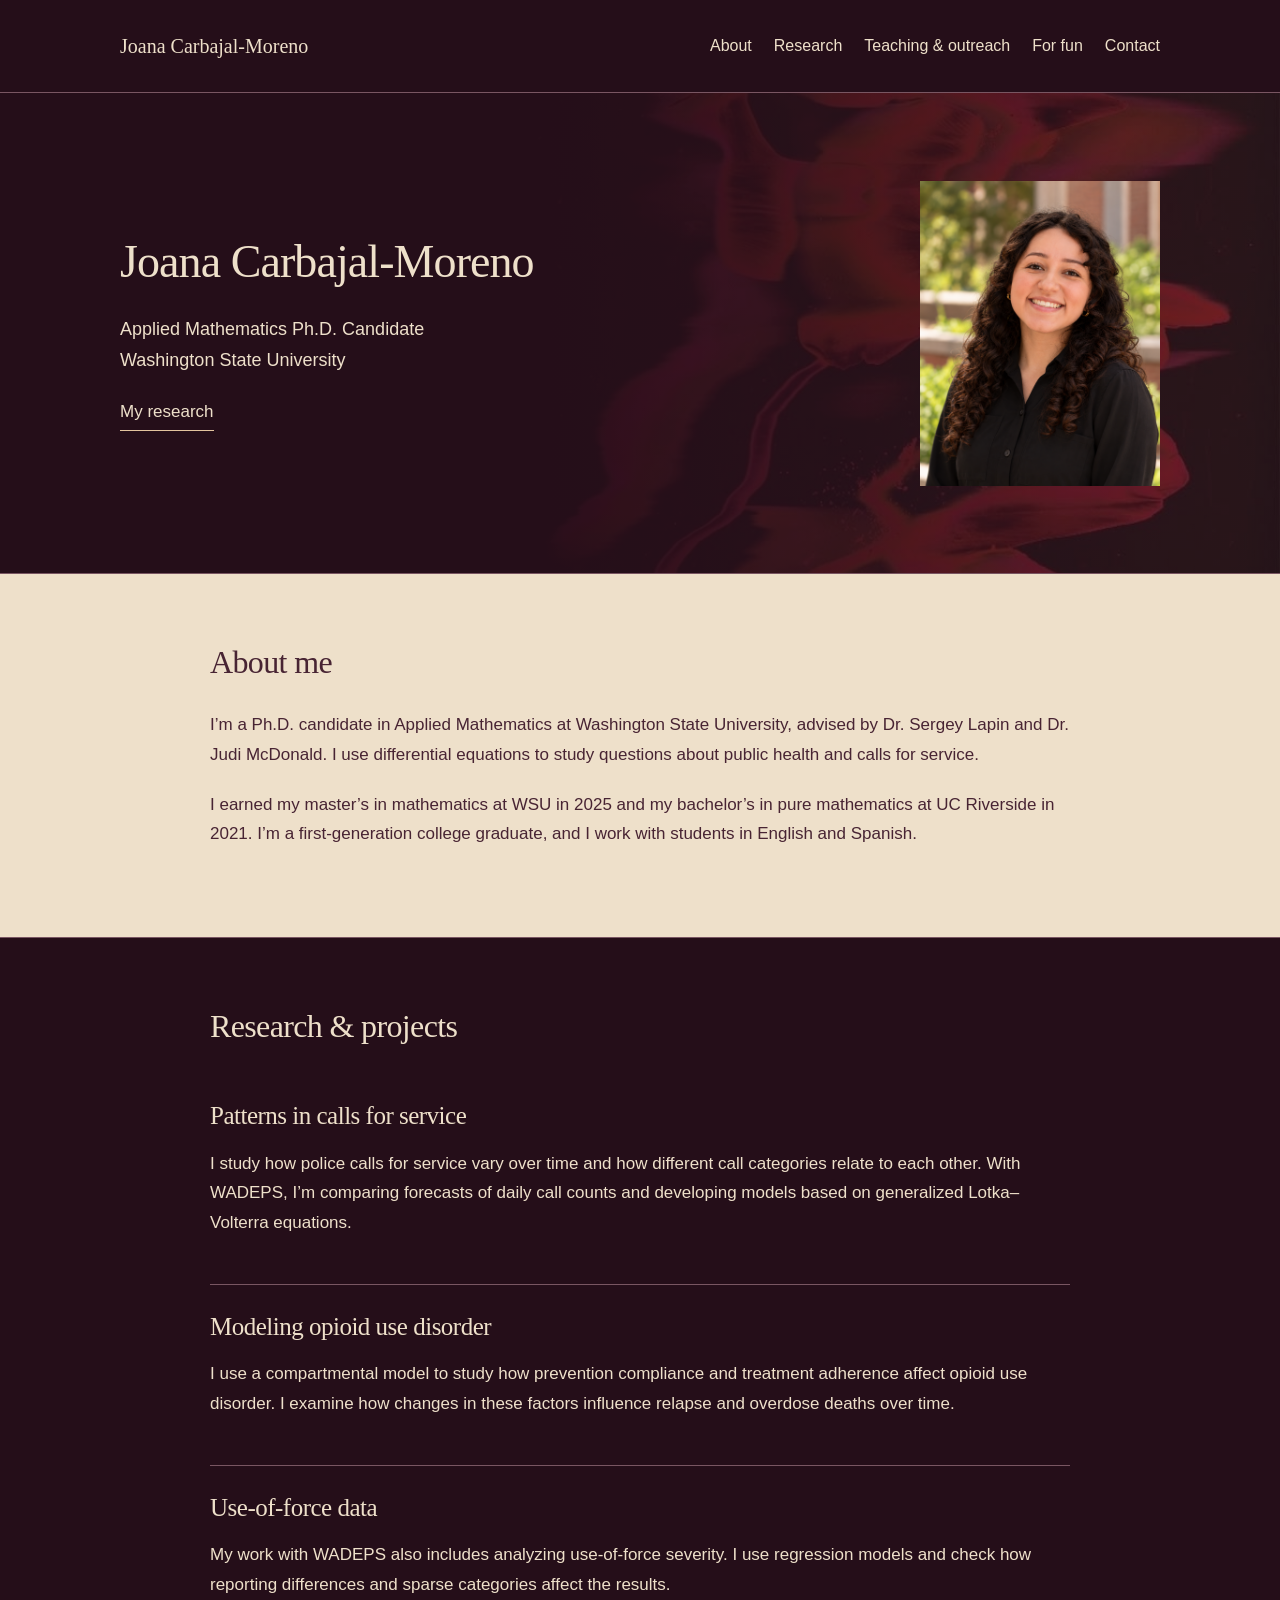
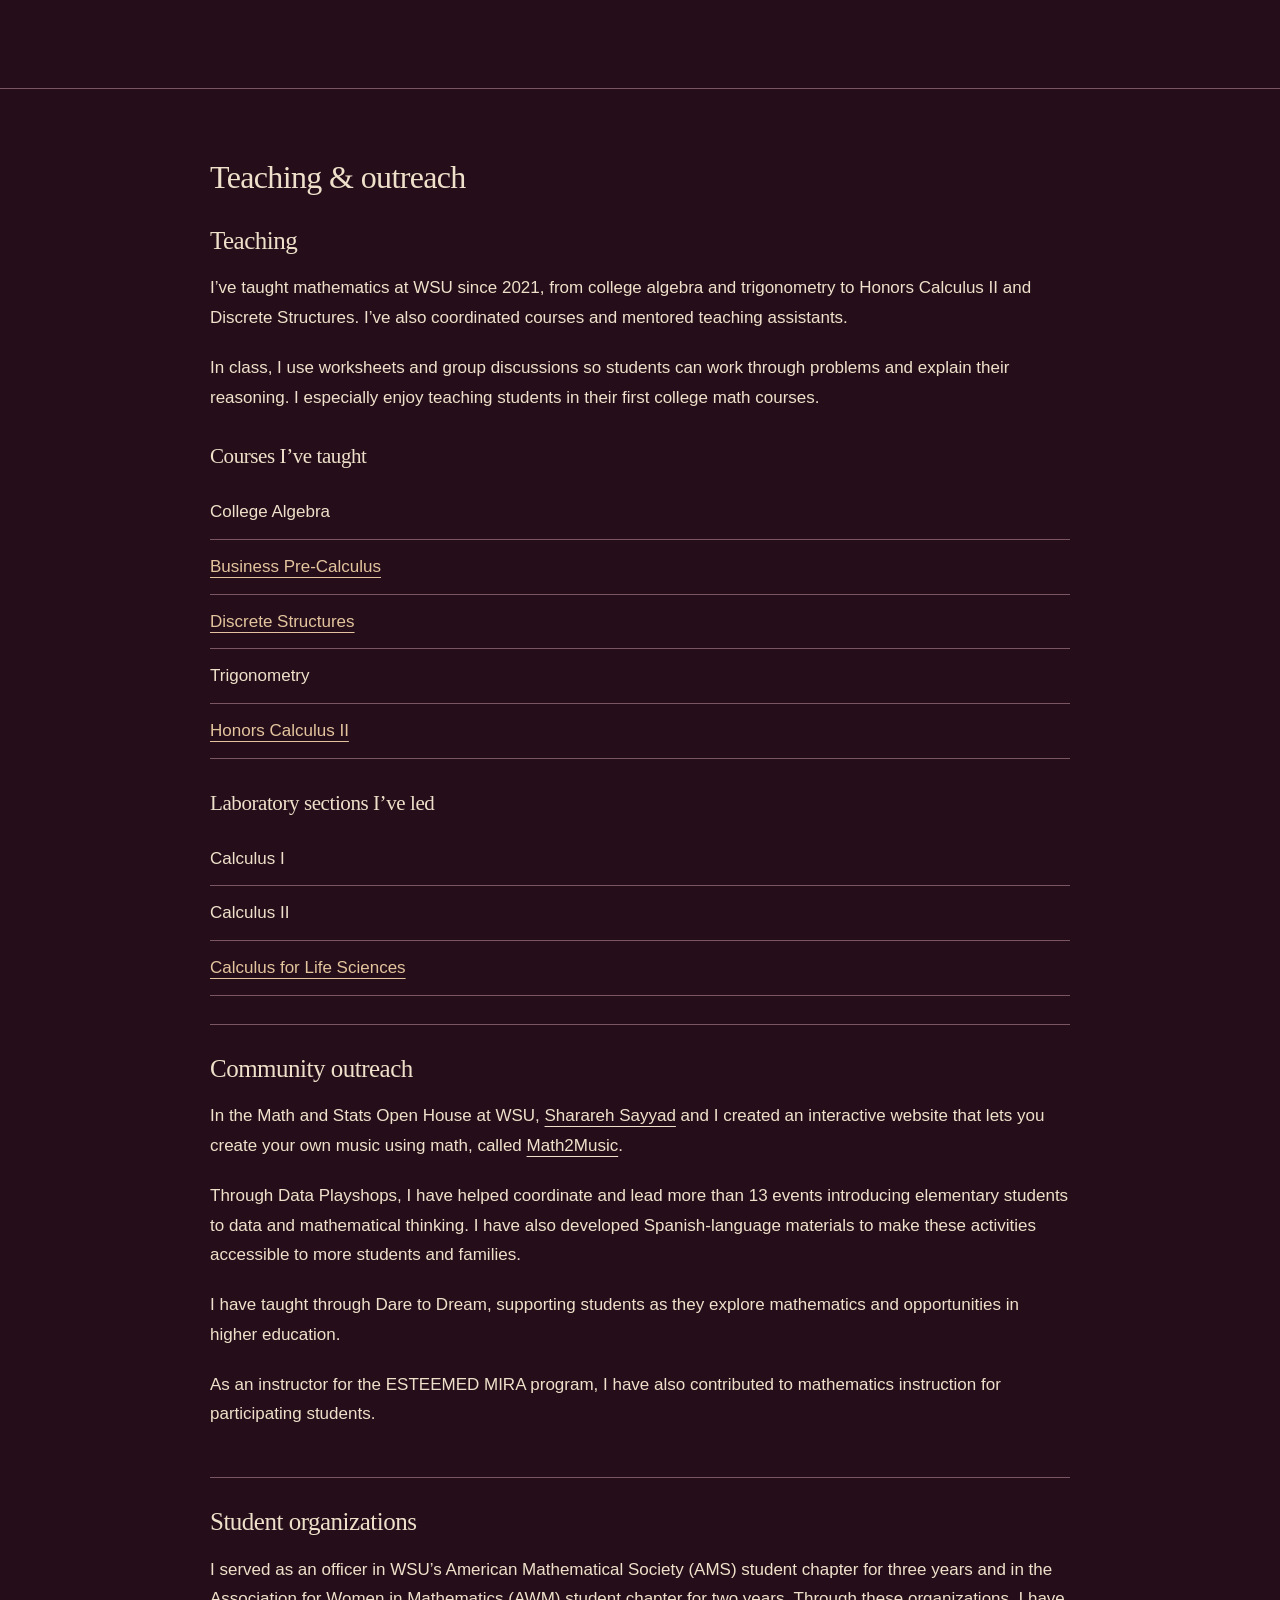
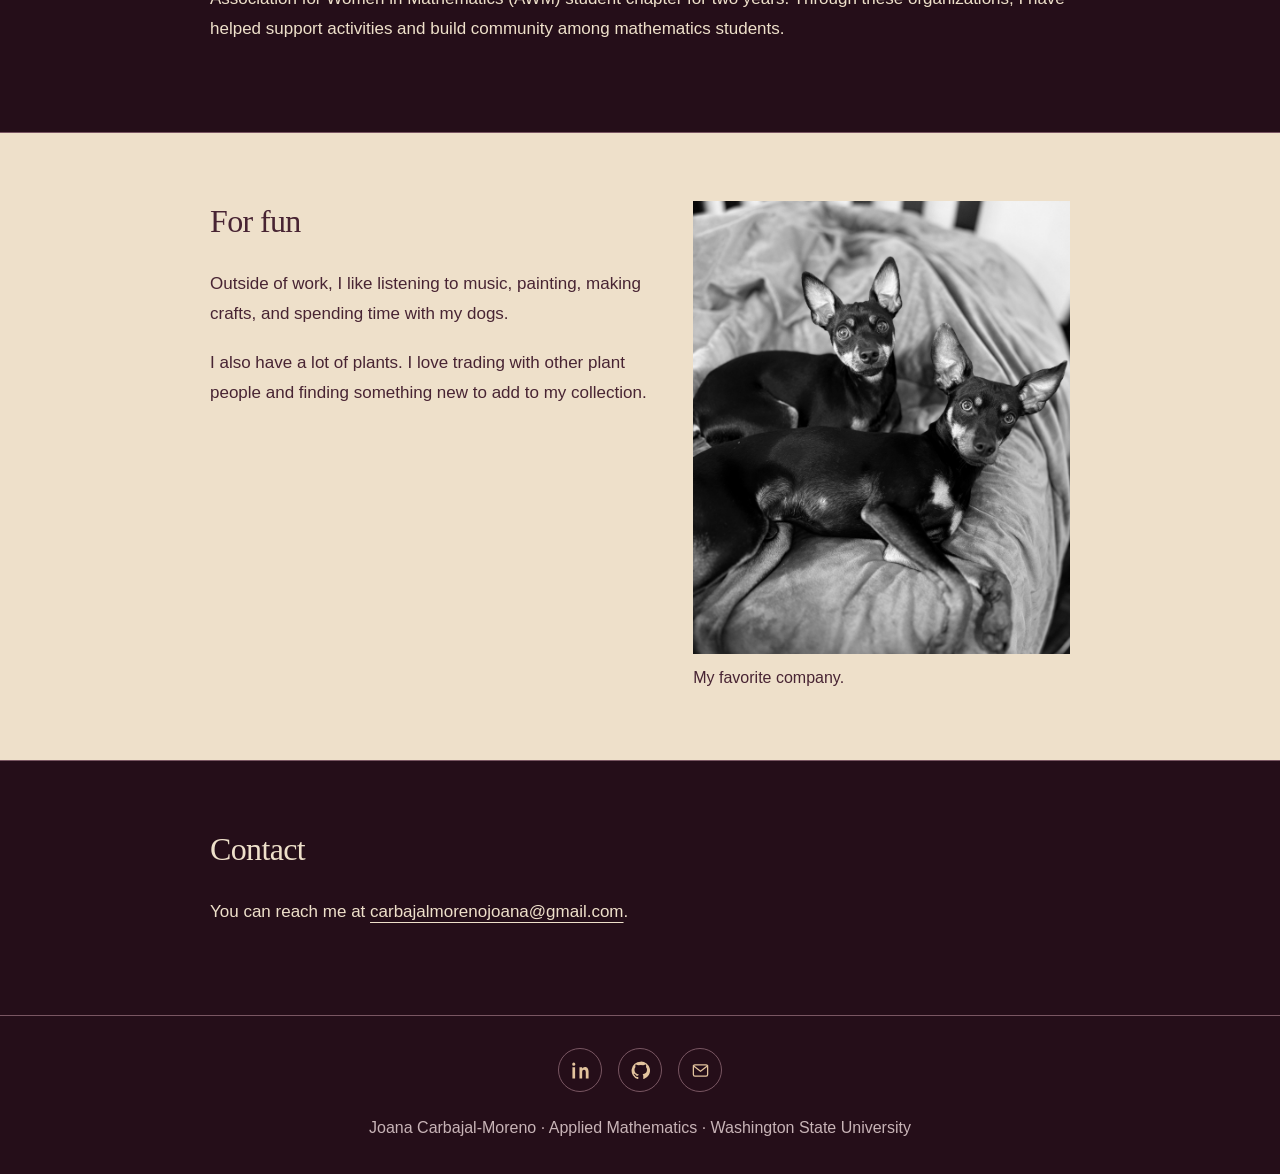
<file: index.html>
<!DOCTYPE html>

<html lang="en">
<head>
<meta charset="utf-8"/>
<meta content="width=device-width,initial-scale=1" name="viewport"/>
<title>Joana Carbajal-Moreno | Applied Mathematics</title>
<meta content="Joana Carbajal-Moreno is an applied mathematics Ph.D. candidate at Washington State University working in mathematical modeling, data analysis, and public health and public safety research." name="description"/>

<link href="style.css" rel="stylesheet"/></head>
<body><a class="skip" href="#main">Skip to content</a>
<header>
<nav aria-label="Main navigation" class="wrap"><a class="brand" href="#home">Joana Carbajal-Moreno</a>
<div class="links"><a href="#about">About</a><a href="#research">Research</a><a href="#teaching">Teaching &amp;
                    outreach</a><a href="#fun">For fun</a><a href="#contact">Contact</a></div>
</nav>
</header>
<main id="main">
<div class="hero" id="home">
<div class="wrap hero-inner">
<div>

<h1>Joana Carbajal-Moreno</h1>
<p>Applied Mathematics Ph.D. Candidate<br/>Washington State University</p><a class="button" href="#research">My research</a>
</div>
<div class="art">
<img alt="Joana Carbajal-Moreno" class="portrait" height="260" src="assets/portrait.png" width="200"/></div>
</div>
</div>
<section id="about">
<div class="wrap section-grid">
<div>
<h2>About me</h2>




<p>I’m a Ph.D. candidate in Applied Mathematics at Washington State University, advised by Dr. Sergey Lapin and Dr. Judi McDonald. I use differential equations to study questions about public health and calls for service.</p><p>I earned my master’s in mathematics at WSU in 2025 and my bachelor’s in pure mathematics at UC Riverside in 2021. I’m a first-generation college graduate, and I work with students in English and Spanish.</p></div>
</div>
</section>
<section id="research">
<div class="wrap">
<h2>Research &amp; projects</h2>

<article class="project">
<div>
<h3>Patterns in calls for service</h3>
<p>I study how police calls for service vary over time and how different call categories relate to each other. With WADEPS, I’m comparing forecasts of daily call counts and developing models based on generalized Lotka–Volterra equations.</p>

</div>
</article>
<article class="project">
<div>
<h3>Modeling opioid use disorder</h3>
<p>I use a compartmental model to study how prevention compliance and treatment adherence affect opioid use disorder. I examine how changes in these factors influence relapse and overdose deaths over time.</p>

</div>
</article>
<article class="project"><h3>Use-of-force data</h3><p>My work with WADEPS also includes analyzing use-of-force severity. I use regression models and check how reporting differences and sparse categories affect the results.</p></article></div>
</section>
<section class="teaching" id="teaching">
<div class="wrap section-grid">
<div>
<h2>Teaching &amp; outreach</h2>
</div>
<div>
<div class="experience">
<h3>Teaching</h3>
<p>I’ve taught mathematics at WSU since 2021, from college algebra and trigonometry to Honors Calculus II and Discrete Structures. I’ve also coordinated courses and mentored teaching assistants.</p>
<p>In class, I use worksheets and group discussions so students can work through problems and explain their reasoning. I especially enjoy teaching students in their first college math courses.</p>
<div class="course-directory">
<h4>Courses I’ve taught</h4>

<ul class="course-list">
<li><span class="course-name">College Algebra</span></li>
<li><a class="course-name" href="business-precalculus.html">Business Pre-Calculus</a></li>
<li><a class="course-name" href="discrete-structures.html">Discrete Structures</a></li>
<li><span class="course-name">Trigonometry</span></li>
<li><a class="course-name" href="honors-calculus-ii.html">Honors Calculus II</a></li>
</ul>
<h4>Laboratory sections I’ve led</h4>
<ul class="course-list">
<li><span class="course-name">Calculus I</span></li>
<li><span class="course-name">Calculus II</span></li>
<li><a class="course-name" href="calculus-life-sciences.html">Calculus for Life Sciences</a></li>
</ul>

</div>
</div>
<div class="experience">
<h3>Community outreach</h3>
<p>In the Math and Stats Open House at WSU, <a href="https://say-yas.github.io/">Sharareh Sayyad</a> 
                            and I created an interactive website that lets you create your own music using math, called <a href="ContinuedFractionStudio (2).html">Math2Music</a>.</p>
<p>Through Data Playshops, I have helped coordinate and lead more than 13 events introducing
                            elementary students to data and mathematical thinking. I have also developed
                            Spanish-language materials to make these activities accessible to more students and
                            families.</p>
<p>I have taught through Dare to Dream, supporting students as they explore mathematics and
                            opportunities in higher education.</p>
<p>As an instructor for the ESTEEMED MIRA program, I have also contributed to mathematics
                            instruction for participating students.</p>
</div>
<div class="experience">
<h3>Student organizations</h3>
<p>I served as an officer in WSU’s American Mathematical Society (AMS) student chapter for three
                            years and in the Association for Women in Mathematics (AWM) student chapter for two years.
                            Through these organizations, I have helped support activities and build community among
                            mathematics students.</p>
</div>
</div>
</div>
</section>
<section id="fun">
<div class="wrap section-grid">
<div class="fun-content">
<div>
<h2>For fun</h2>
<p class="fun-intro">Outside of work, I like listening to music, painting, making crafts, and spending time with my dogs.</p>
<p>I also have a lot of plants. I love trading with other plant people and finding something new to add to my collection.</p>

</div>
<figure class="dogs-photo">
<img alt="My two dogs relaxing together on a blanket" height="2048" loading="lazy" src="assets/dogs.jpg" width="1701"/>
<figcaption>My favorite company.</figcaption>
</figure>
</div>
</div>
</section>
<section id="contact">
<div class="wrap section-grid">
<div>
<h2>Contact</h2>



<p>You can reach me at <a href="mailto:carbajalmorenojoana@gmail.com">carbajalmorenojoana@gmail.com</a>.</p></div>
</div>
</section>
</main>
<footer class="wrap">
<nav aria-label="Social profiles and email" class="social-links">
<a aria-label="LinkedIn profile" class="social-circle" href="https://www.linkedin.com/in/joana-carbajal-moreno-a266551bb" rel="noopener noreferrer" target="_blank" title="LinkedIn">
<svg aria-hidden="true" fill="currentColor" viewbox="0 0 24 24"><path d="M5.2 7.8H1.8V22h3.4V7.8ZM3.5 2a2 2 0 1 0 0 4 2 2 0 0 0 0-4ZM22.2 13.3c0-4.3-2.3-5.8-4.5-5.8a4.1 4.1 0 0 0-3.6 1.9V7.8h-3.4V22h3.4v-7.4c0-2 .4-3.5 2.3-3.5 1.9 0 2.3 1.5 2.3 3.6V22h3.5v-8.7Z"></path></svg>
</a>
<a aria-label="GitHub profile" class="social-circle" href="https://github.com/jocamoreno" rel="noopener noreferrer" target="_blank" title="GitHub">
<svg aria-hidden="true" fill="currentColor" viewbox="0 0 24 24"><path d="M12 .8a11.3 11.3 0 0 0-3.6 22c.6.1.8-.2.8-.5v-2.2c-3.3.7-4-1.4-4-1.4-.5-1.4-1.3-1.8-1.3-1.8-1.1-.7.1-.7.1-.7 1.2.1 1.8 1.2 1.8 1.2 1 1.7 2.6 1.2 3.3.9.1-.8.4-1.3.8-1.6-2.7-.3-5.5-1.4-5.5-6a4.7 4.7 0 0 1 1.3-3.2 4.3 4.3 0 0 1 .1-3.2s1-.3 3.4 1.2a11.8 11.8 0 0 1 6.2 0c2.3-1.5 3.4-1.2 3.4-1.2a4.3 4.3 0 0 1 .1 3.2 4.7 4.7 0 0 1 1.3 3.3c0 4.6-2.8 5.6-5.5 5.9.4.4.8 1.1.8 2.2v3.4c0 .3.2.7.8.5A11.3 11.3 0 0 0 12 .8Z"></path></svg>
</a>
<a aria-label="Email Joana" class="social-circle" href="mailto:carbajalmorenojoana@gmail.com" title="carbajalmorenojoana@gmail.com">
<svg aria-hidden="true" fill="none" stroke="currentColor" stroke-linecap="round" stroke-linejoin="round" stroke-width="1.6" viewbox="0 0 24 24"><rect height="14" rx="2" width="18" x="3" y="5"></rect><path d="m3 6 9 7 9-7"></path></svg>
</a>
</nav>
<p>Joana Carbajal-Moreno · Applied Mathematics · Washington State University</p>
</footer>
</body>
</html>
</file>
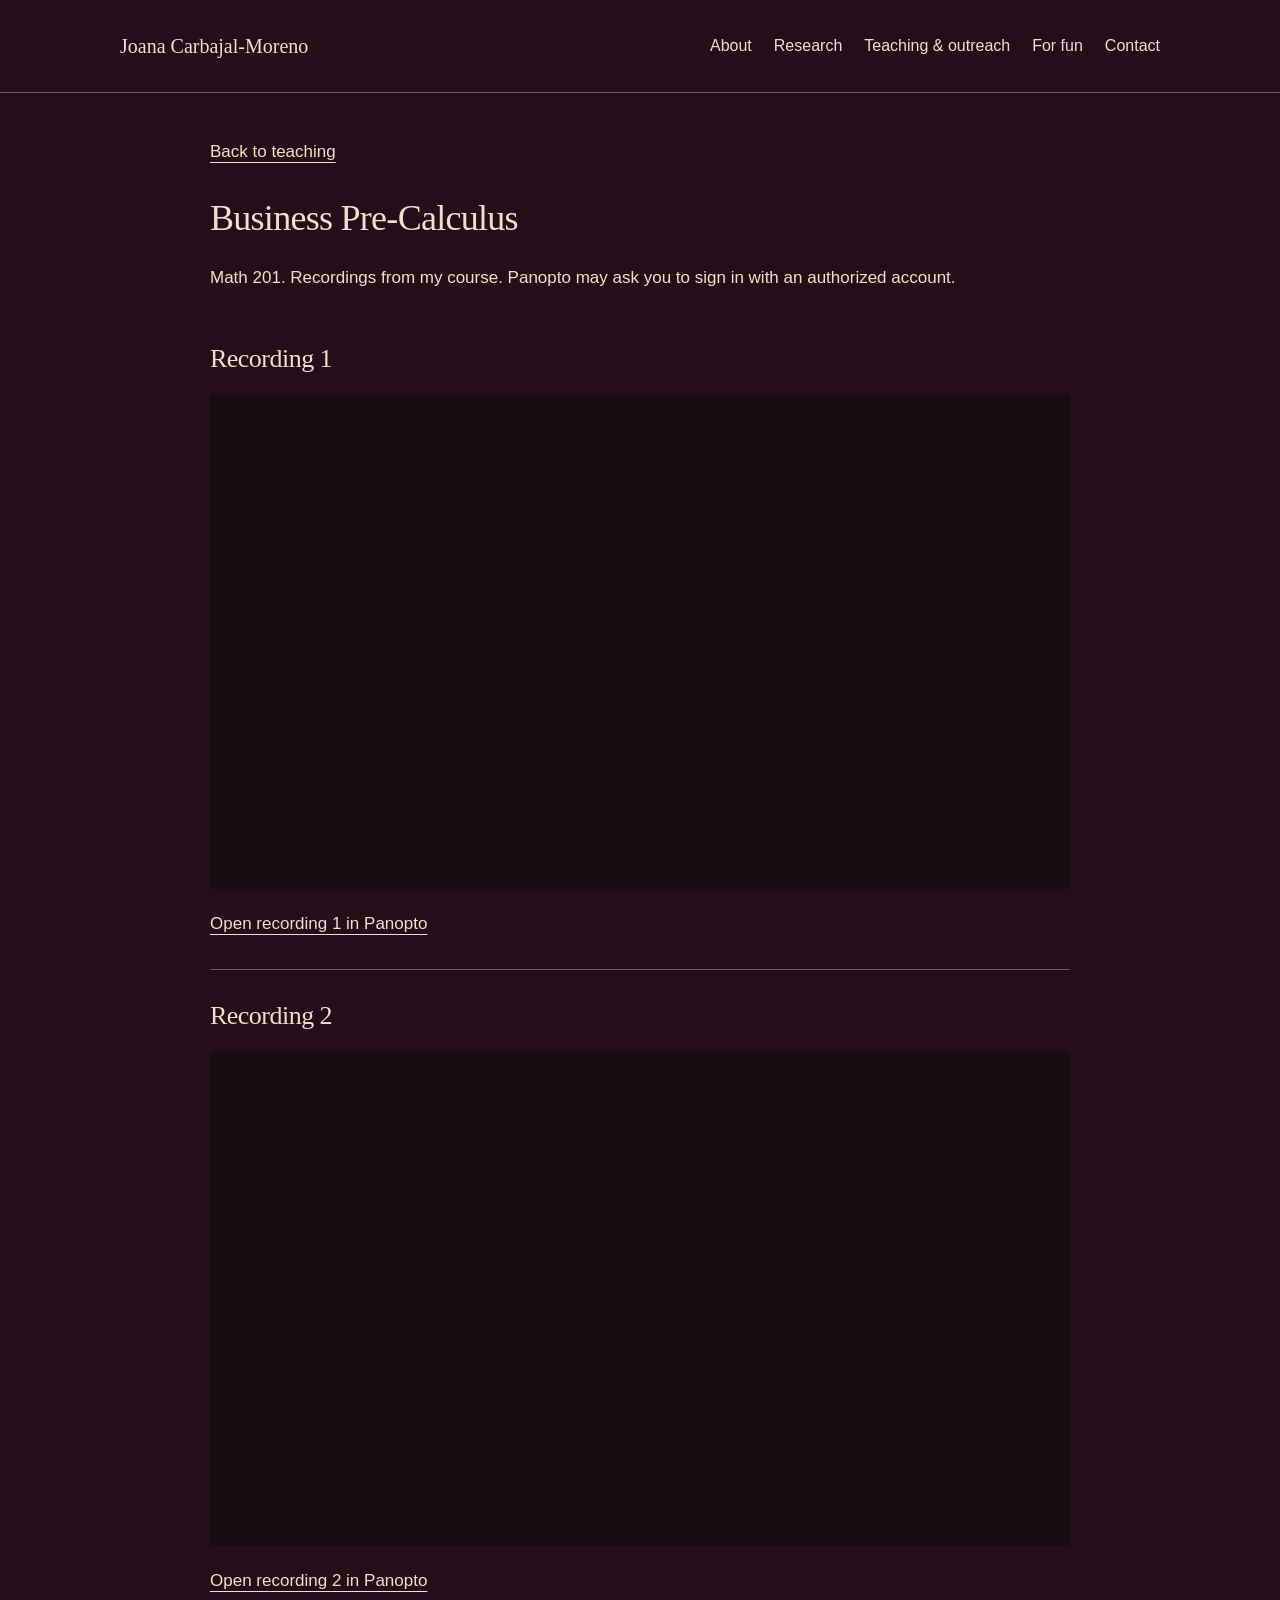
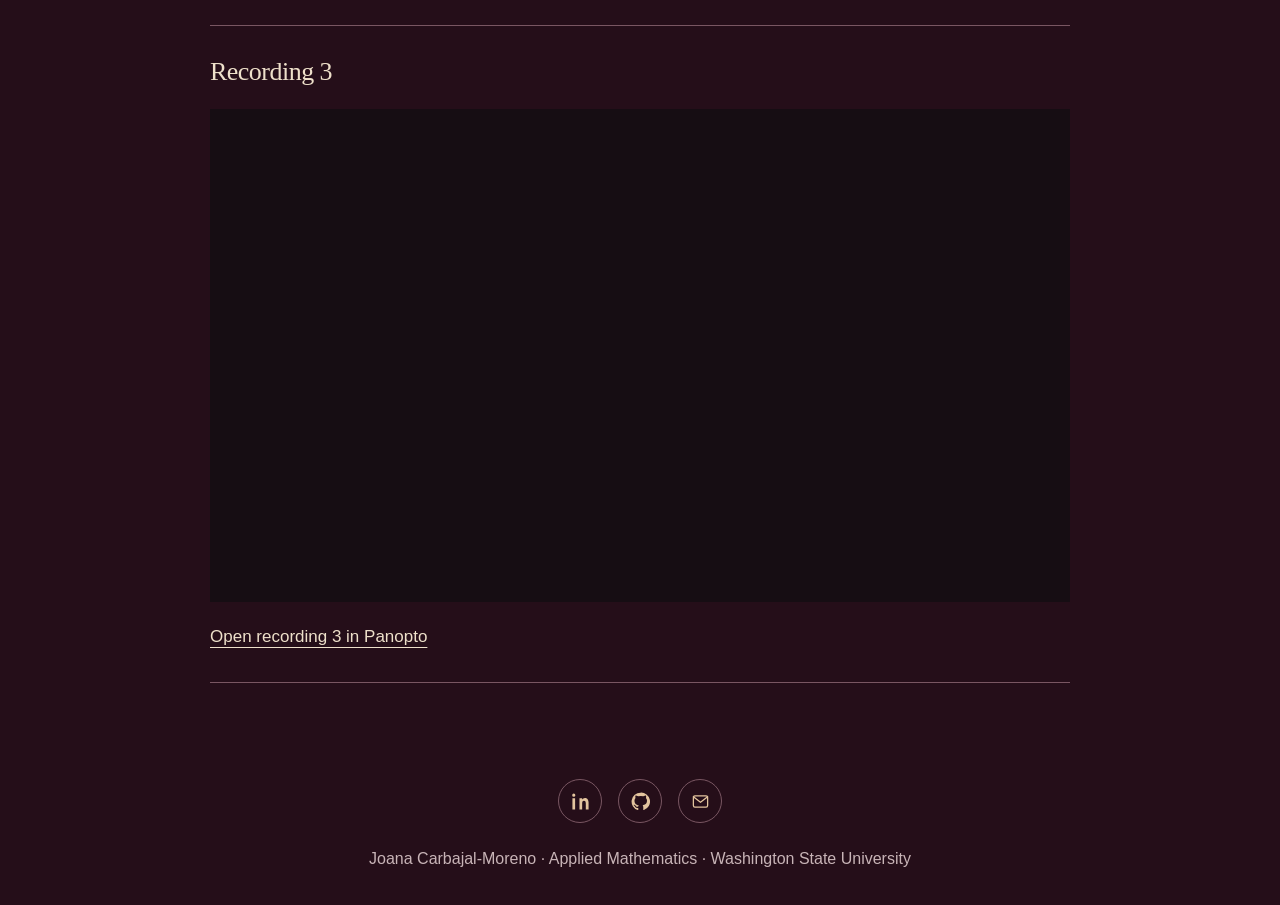
<file: business-precalculus.html>
<!doctype html><html lang="en"><head><meta charset="utf-8"><meta name="viewport" content="width=device-width,initial-scale=1"><title>Business Pre-Calculus | Joana Carbajal-Moreno</title><link rel="stylesheet" href="style.css"></head><body><a class="skip" href="#main">Skip to content</a><header>
<nav aria-label="Main navigation" class="wrap"><a class="brand" href="index.html">Joana Carbajal-Moreno</a>
<div class="links"><a href="index.html#about">About</a><a href="index.html#research">Research</a><a href="index.html#teaching">Teaching &amp;
                    outreach</a><a href="index.html#fun">For fun</a><a href="index.html#contact">Contact</a></div>
</nav>
</header><main id="main" class="course-page"><div class="wrap"><a class="back-link" href="index.html#teaching">Back to teaching</a><h1>Business Pre-Calculus</h1><p>Math 201. Recordings from my course. Panopto may ask you to sign in with an authorized account.</p><section><h2>Recording 1</h2><div class="video-player"><iframe loading="lazy" src="https://wsu.hosted.panopto.com/Panopto/Pages/Embed.aspx?id=cfc6fa1d-42eb-434b-b346-b30c006f7838&amp;autoplay=false" title="Business Pre-Calculus recording 1" allow="autoplay; fullscreen; picture-in-picture" allowfullscreen></iframe></div><a href="https://wsu.hosted.panopto.com/Panopto/Pages/Viewer.aspx?id=cfc6fa1d-42eb-434b-b346-b30c006f7838" target="_blank" rel="noopener noreferrer">Open recording 1 in Panopto</a></section><section><h2>Recording 2</h2><div class="video-player"><iframe loading="lazy" src="https://wsu.hosted.panopto.com/Panopto/Pages/Embed.aspx?id=dcf9c3c1-db6b-4afe-bee3-b31a00719824&amp;autoplay=false" title="Business Pre-Calculus recording 2" allow="autoplay; fullscreen; picture-in-picture" allowfullscreen></iframe></div><a href="https://wsu.hosted.panopto.com/Panopto/Pages/Viewer.aspx?id=dcf9c3c1-db6b-4afe-bee3-b31a00719824" target="_blank" rel="noopener noreferrer">Open recording 2 in Panopto</a></section><section><h2>Recording 3</h2><div class="video-player"><iframe loading="lazy" src="https://wsu.hosted.panopto.com/Panopto/Pages/Embed.aspx?id=b1bc3798-646e-4966-8712-b31b000c1dc5&amp;autoplay=false" title="Business Pre-Calculus recording 3" allow="autoplay; fullscreen; picture-in-picture" allowfullscreen></iframe></div><a href="https://wsu.hosted.panopto.com/Panopto/Pages/Viewer.aspx?id=b1bc3798-646e-4966-8712-b31b000c1dc5" target="_blank" rel="noopener noreferrer">Open recording 3 in Panopto</a></section></div></main><footer class="wrap">
<nav aria-label="Social profiles and email" class="social-links">
<a aria-label="LinkedIn profile" class="social-circle" href="https://www.linkedin.com/in/joana-carbajal-moreno-a266551bb" rel="noopener noreferrer" target="_blank" title="LinkedIn">
<svg aria-hidden="true" fill="currentColor" viewbox="0 0 24 24"><path d="M5.2 7.8H1.8V22h3.4V7.8ZM3.5 2a2 2 0 1 0 0 4 2 2 0 0 0 0-4ZM22.2 13.3c0-4.3-2.3-5.8-4.5-5.8a4.1 4.1 0 0 0-3.6 1.9V7.8h-3.4V22h3.4v-7.4c0-2 .4-3.5 2.3-3.5 1.9 0 2.3 1.5 2.3 3.6V22h3.5v-8.7Z"></path></svg>
</a>
<a aria-label="GitHub profile" class="social-circle" href="https://github.com/jocamoreno" rel="noopener noreferrer" target="_blank" title="GitHub">
<svg aria-hidden="true" fill="currentColor" viewbox="0 0 24 24"><path d="M12 .8a11.3 11.3 0 0 0-3.6 22c.6.1.8-.2.8-.5v-2.2c-3.3.7-4-1.4-4-1.4-.5-1.4-1.3-1.8-1.3-1.8-1.1-.7.1-.7.1-.7 1.2.1 1.8 1.2 1.8 1.2 1 1.7 2.6 1.2 3.3.9.1-.8.4-1.3.8-1.6-2.7-.3-5.5-1.4-5.5-6a4.7 4.7 0 0 1 1.3-3.2 4.3 4.3 0 0 1 .1-3.2s1-.3 3.4 1.2a11.8 11.8 0 0 1 6.2 0c2.3-1.5 3.4-1.2 3.4-1.2a4.3 4.3 0 0 1 .1 3.2 4.7 4.7 0 0 1 1.3 3.3c0 4.6-2.8 5.6-5.5 5.9.4.4.8 1.1.8 2.2v3.4c0 .3.2.7.8.5A11.3 11.3 0 0 0 12 .8Z"></path></svg>
</a>
<a aria-label="Email Joana" class="social-circle" href="mailto:carbajalmorenojoana@gmail.com" title="carbajalmorenojoana@gmail.com">
<svg aria-hidden="true" fill="none" stroke="currentColor" stroke-linecap="round" stroke-linejoin="round" stroke-width="1.6" viewbox="0 0 24 24"><rect height="14" rx="2" width="18" x="3" y="5"></rect><path d="m3 6 9 7 9-7"></path></svg>
</a>
</nav>
<p>Joana Carbajal-Moreno · Applied Mathematics · Washington State University</p>
</footer></body></html>
</file>
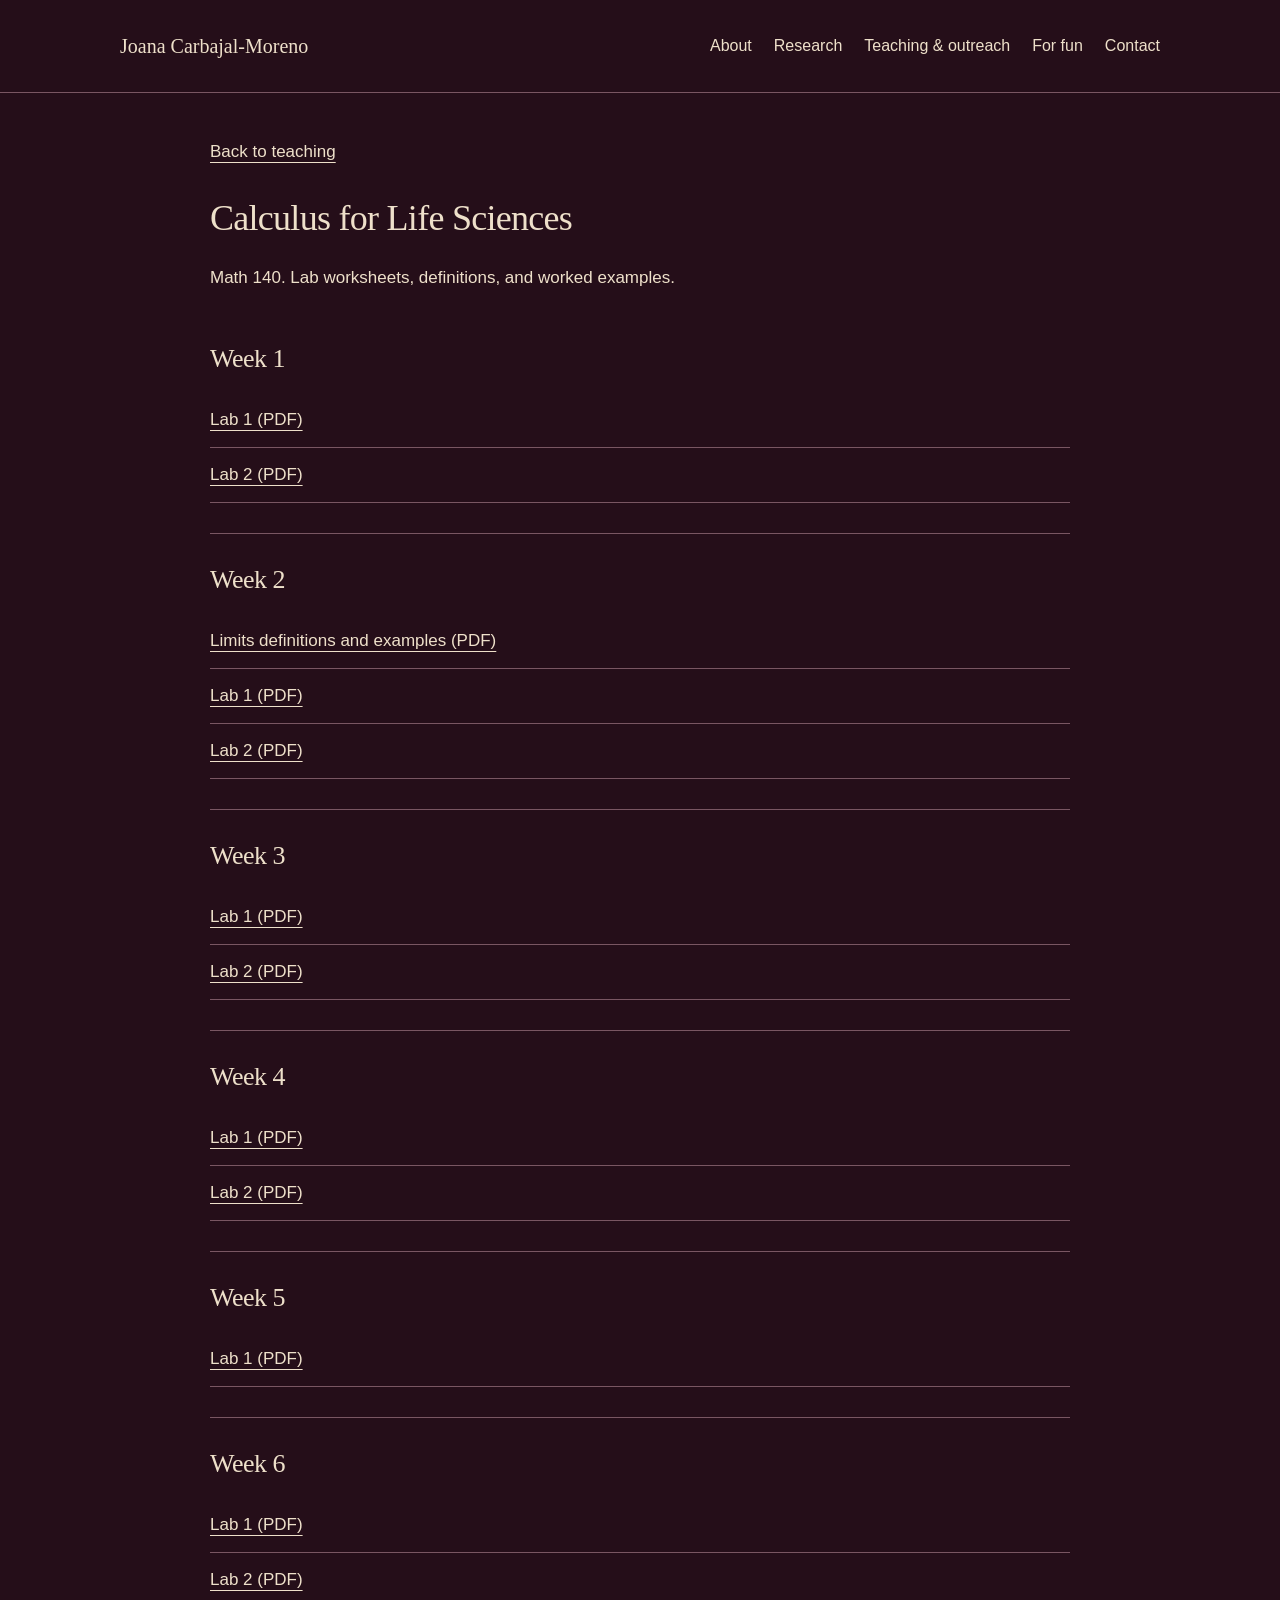
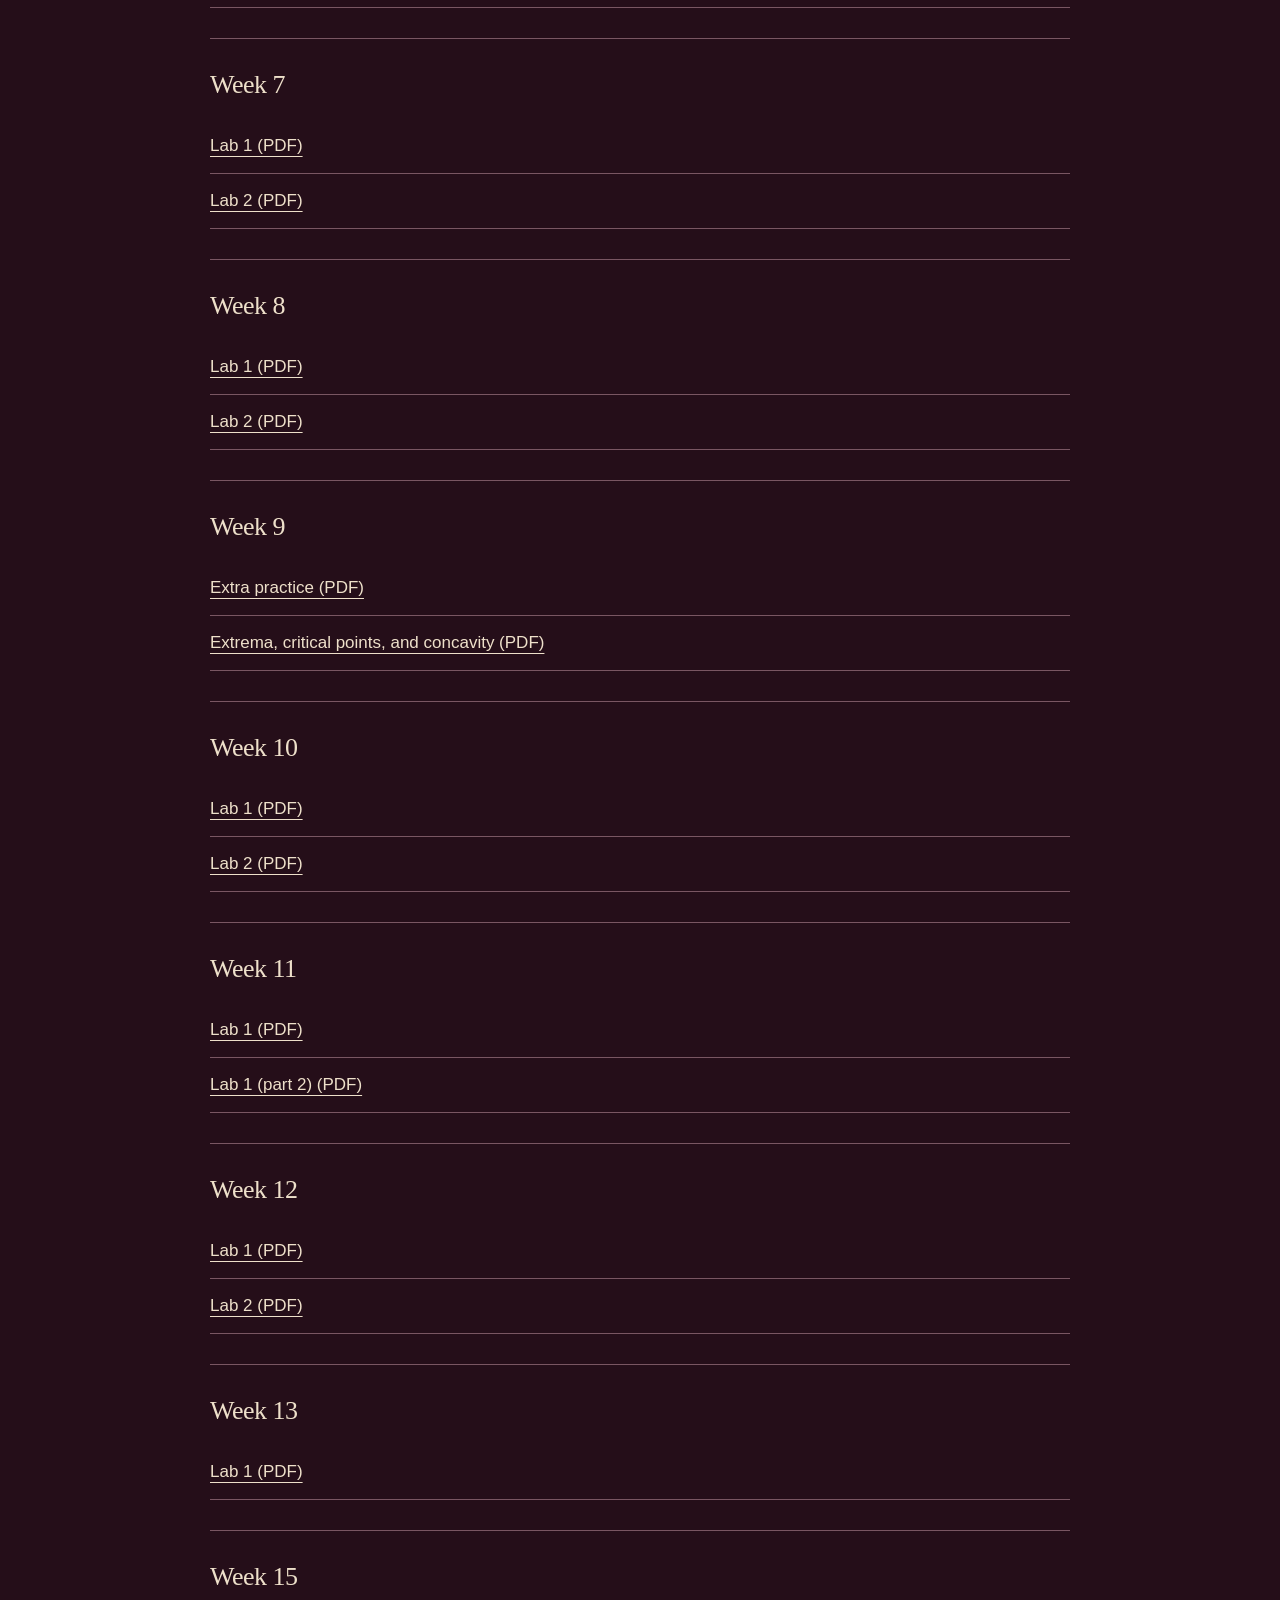
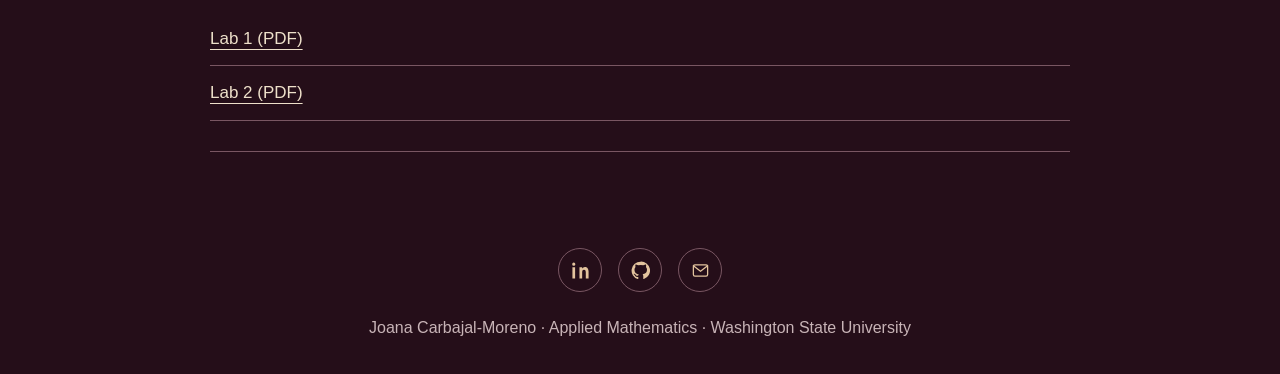
<file: calculus-life-sciences.html>
<!doctype html><html lang="en"><head><meta charset="utf-8"><meta name="viewport" content="width=device-width,initial-scale=1"><title>Calculus for Life Sciences | Joana Carbajal-Moreno</title><link rel="stylesheet" href="style.css"></head><body><a class="skip" href="#main">Skip to content</a><header>
<nav aria-label="Main navigation" class="wrap"><a class="brand" href="index.html">Joana Carbajal-Moreno</a>
<div class="links"><a href="index.html#about">About</a><a href="index.html#research">Research</a><a href="index.html#teaching">Teaching &amp;
                    outreach</a><a href="index.html#fun">For fun</a><a href="index.html#contact">Contact</a></div>
</nav>
</header><main id="main" class="course-page"><div class="wrap"><a class="back-link" href="index.html#teaching">Back to teaching</a><h1>Calculus for Life Sciences</h1><p>Math 140. Lab worksheets, definitions, and worked examples.</p><section><h2>Week 1</h2><ul class="notes-list"><li><a href="notes/calculus-life-sciences/w1l1.pdf" target="_blank" rel="noopener">Lab 1 (PDF)</a></li><li><a href="notes/calculus-life-sciences/w1l2.pdf" target="_blank" rel="noopener">Lab 2 (PDF)</a></li></ul></section><section><h2>Week 2</h2><ul class="notes-list"><li><a href="notes/calculus-life-sciences/test.pdf" target="_blank" rel="noopener">Limits definitions and examples (PDF)</a></li><li><a href="notes/calculus-life-sciences/w2l1.pdf" target="_blank" rel="noopener">Lab 1 (PDF)</a></li><li><a href="notes/calculus-life-sciences/w2l2.pdf" target="_blank" rel="noopener">Lab 2 (PDF)</a></li></ul></section><section><h2>Week 3</h2><ul class="notes-list"><li><a href="notes/calculus-life-sciences/w3l1.pdf" target="_blank" rel="noopener">Lab 1 (PDF)</a></li><li><a href="notes/calculus-life-sciences/w3l2.pdf" target="_blank" rel="noopener">Lab 2 (PDF)</a></li></ul></section><section><h2>Week 4</h2><ul class="notes-list"><li><a href="notes/calculus-life-sciences/w4l1.pdf" target="_blank" rel="noopener">Lab 1 (PDF)</a></li><li><a href="notes/calculus-life-sciences/w4l2.pdf" target="_blank" rel="noopener">Lab 2 (PDF)</a></li></ul></section><section><h2>Week 5</h2><ul class="notes-list"><li><a href="notes/calculus-life-sciences/w5l1.pdf" target="_blank" rel="noopener">Lab 1 (PDF)</a></li></ul></section><section><h2>Week 6</h2><ul class="notes-list"><li><a href="notes/calculus-life-sciences/w6l1.pdf" target="_blank" rel="noopener">Lab 1 (PDF)</a></li><li><a href="notes/calculus-life-sciences/w6l2.pdf" target="_blank" rel="noopener">Lab 2 (PDF)</a></li></ul></section><section><h2>Week 7</h2><ul class="notes-list"><li><a href="notes/calculus-life-sciences/w7l1.pdf" target="_blank" rel="noopener">Lab 1 (PDF)</a></li><li><a href="notes/calculus-life-sciences/w7l2.pdf" target="_blank" rel="noopener">Lab 2 (PDF)</a></li></ul></section><section><h2>Week 8</h2><ul class="notes-list"><li><a href="notes/calculus-life-sciences/w8l1.pdf" target="_blank" rel="noopener">Lab 1 (PDF)</a></li><li><a href="notes/calculus-life-sciences/w8l2.pdf" target="_blank" rel="noopener">Lab 2 (PDF)</a></li></ul></section><section><h2>Week 9</h2><ul class="notes-list"><li><a href="notes/calculus-life-sciences/extraproblems.pdf" target="_blank" rel="noopener">Extra practice (PDF)</a></li><li><a href="notes/calculus-life-sciences/w9l1.pdf" target="_blank" rel="noopener">Extrema, critical points, and concavity (PDF)</a></li></ul></section><section><h2>Week 10</h2><ul class="notes-list"><li><a href="notes/calculus-life-sciences/w10l1.pdf" target="_blank" rel="noopener">Lab 1 (PDF)</a></li><li><a href="notes/calculus-life-sciences/w10l2.pdf" target="_blank" rel="noopener">Lab 2 (PDF)</a></li></ul></section><section><h2>Week 11</h2><ul class="notes-list"><li><a href="notes/calculus-life-sciences/w11l1.pdf" target="_blank" rel="noopener">Lab 1 (PDF)</a></li><li><a href="notes/calculus-life-sciences/w11l1pt2.pdf" target="_blank" rel="noopener">Lab 1 (part 2) (PDF)</a></li></ul></section><section><h2>Week 12</h2><ul class="notes-list"><li><a href="notes/calculus-life-sciences/w12l1.pdf" target="_blank" rel="noopener">Lab 1 (PDF)</a></li><li><a href="notes/calculus-life-sciences/w12l2.pdf" target="_blank" rel="noopener">Lab 2 (PDF)</a></li></ul></section><section><h2>Week 13</h2><ul class="notes-list"><li><a href="notes/calculus-life-sciences/w13l1.pdf" target="_blank" rel="noopener">Lab 1 (PDF)</a></li></ul></section><section><h2>Week 15</h2><ul class="notes-list"><li><a href="notes/calculus-life-sciences/w15l1.pdf" target="_blank" rel="noopener">Lab 1 (PDF)</a></li><li><a href="notes/calculus-life-sciences/w15l2.pdf" target="_blank" rel="noopener">Lab 2 (PDF)</a></li></ul></section></div></main><footer class="wrap">
<nav aria-label="Social profiles and email" class="social-links">
<a aria-label="LinkedIn profile" class="social-circle" href="https://www.linkedin.com/in/joana-carbajal-moreno-a266551bb" rel="noopener noreferrer" target="_blank" title="LinkedIn">
<svg aria-hidden="true" fill="currentColor" viewbox="0 0 24 24"><path d="M5.2 7.8H1.8V22h3.4V7.8ZM3.5 2a2 2 0 1 0 0 4 2 2 0 0 0 0-4ZM22.2 13.3c0-4.3-2.3-5.8-4.5-5.8a4.1 4.1 0 0 0-3.6 1.9V7.8h-3.4V22h3.4v-7.4c0-2 .4-3.5 2.3-3.5 1.9 0 2.3 1.5 2.3 3.6V22h3.5v-8.7Z"></path></svg>
</a>
<a aria-label="GitHub profile" class="social-circle" href="https://github.com/jocamoreno" rel="noopener noreferrer" target="_blank" title="GitHub">
<svg aria-hidden="true" fill="currentColor" viewbox="0 0 24 24"><path d="M12 .8a11.3 11.3 0 0 0-3.6 22c.6.1.8-.2.8-.5v-2.2c-3.3.7-4-1.4-4-1.4-.5-1.4-1.3-1.8-1.3-1.8-1.1-.7.1-.7.1-.7 1.2.1 1.8 1.2 1.8 1.2 1 1.7 2.6 1.2 3.3.9.1-.8.4-1.3.8-1.6-2.7-.3-5.5-1.4-5.5-6a4.7 4.7 0 0 1 1.3-3.2 4.3 4.3 0 0 1 .1-3.2s1-.3 3.4 1.2a11.8 11.8 0 0 1 6.2 0c2.3-1.5 3.4-1.2 3.4-1.2a4.3 4.3 0 0 1 .1 3.2 4.7 4.7 0 0 1 1.3 3.3c0 4.6-2.8 5.6-5.5 5.9.4.4.8 1.1.8 2.2v3.4c0 .3.2.7.8.5A11.3 11.3 0 0 0 12 .8Z"></path></svg>
</a>
<a aria-label="Email Joana" class="social-circle" href="mailto:carbajalmorenojoana@gmail.com" title="carbajalmorenojoana@gmail.com">
<svg aria-hidden="true" fill="none" stroke="currentColor" stroke-linecap="round" stroke-linejoin="round" stroke-width="1.6" viewbox="0 0 24 24"><rect height="14" rx="2" width="18" x="3" y="5"></rect><path d="m3 6 9 7 9-7"></path></svg>
</a>
</nav>
<p>Joana Carbajal-Moreno · Applied Mathematics · Washington State University</p>
</footer></body></html>
</file>
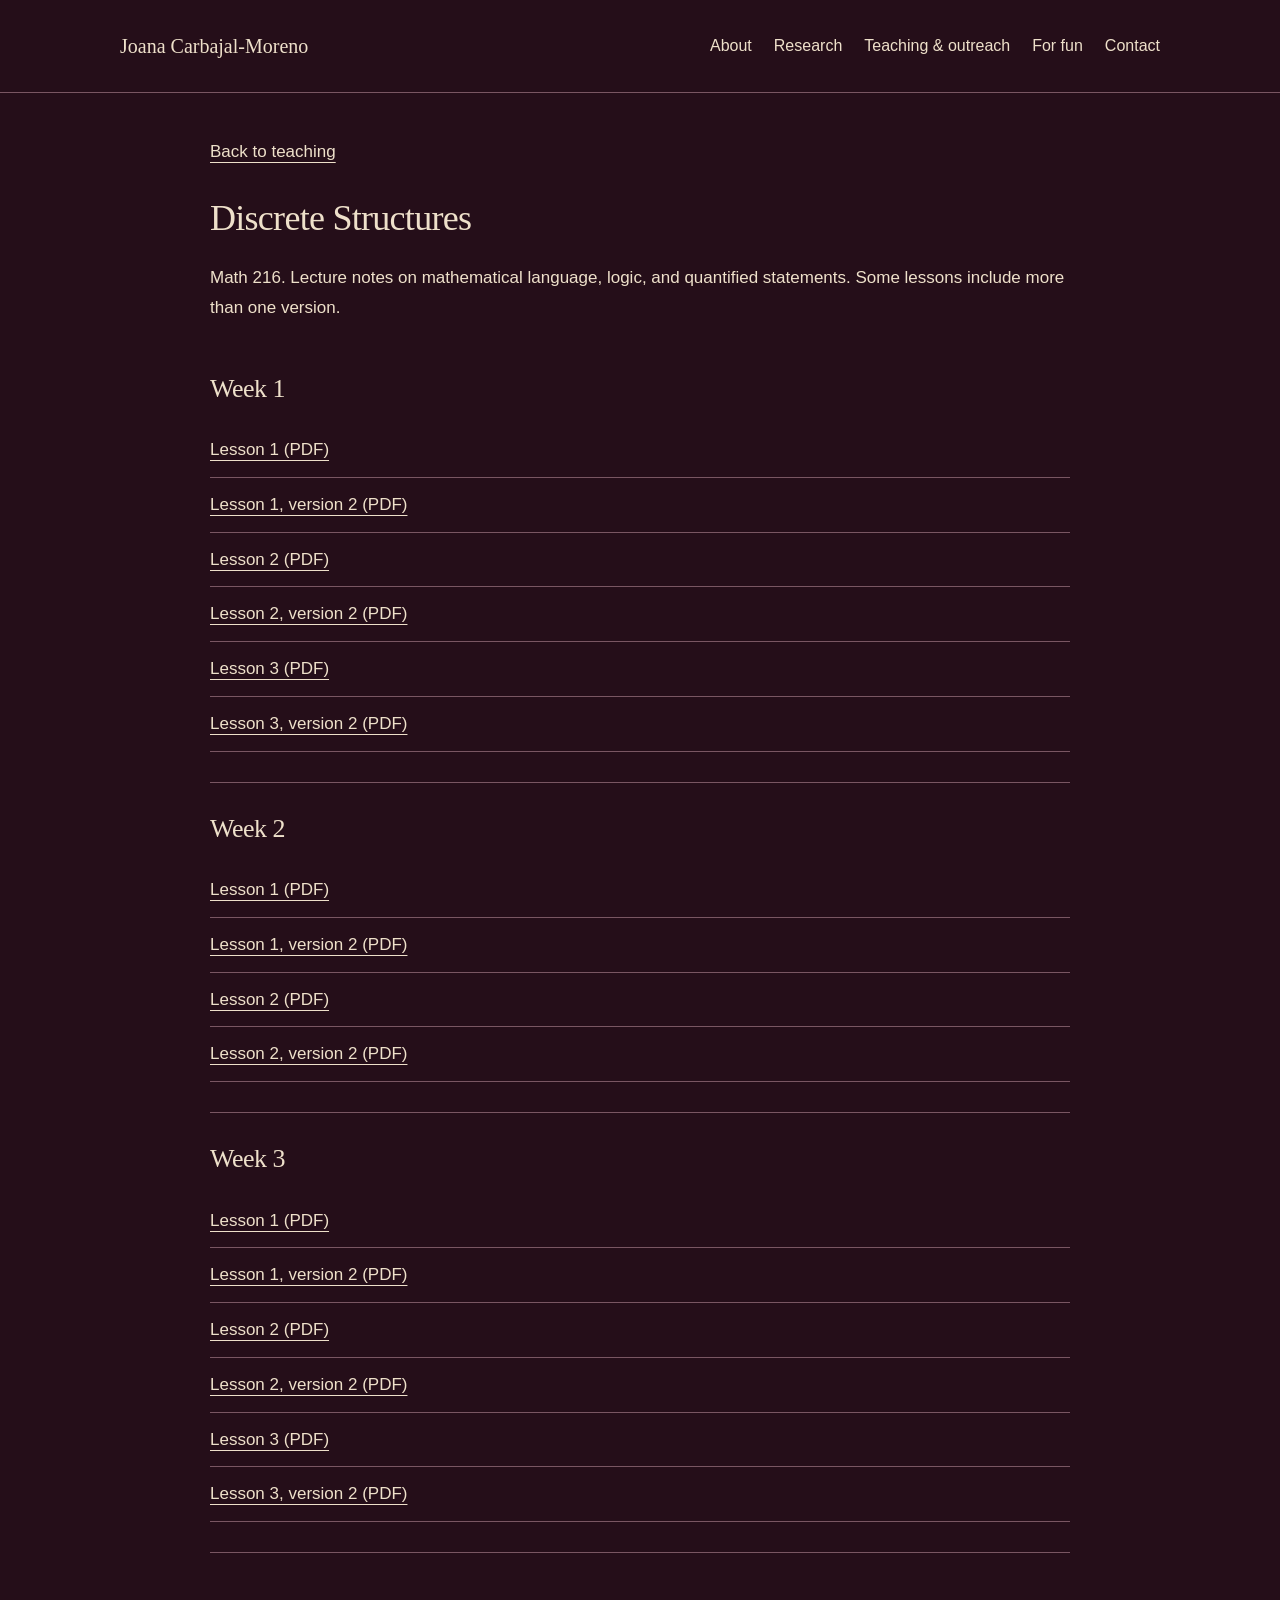
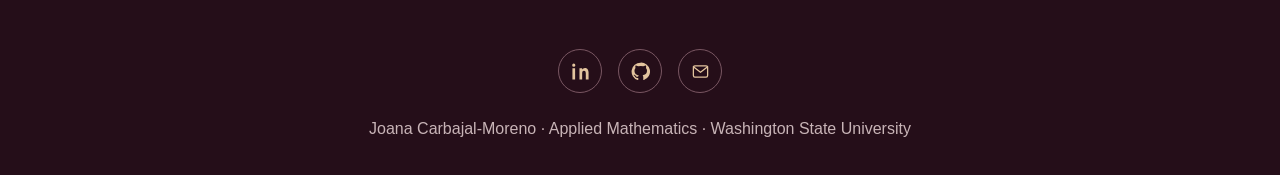
<file: discrete-structures.html>
<!doctype html><html lang="en"><head><meta charset="utf-8"><meta name="viewport" content="width=device-width,initial-scale=1"><title>Discrete Structures | Joana Carbajal-Moreno</title><link rel="stylesheet" href="style.css"></head><body><a class="skip" href="#main">Skip to content</a><header>
<nav aria-label="Main navigation" class="wrap"><a class="brand" href="index.html">Joana Carbajal-Moreno</a>
<div class="links"><a href="index.html#about">About</a><a href="index.html#research">Research</a><a href="index.html#teaching">Teaching &amp;
                    outreach</a><a href="index.html#fun">For fun</a><a href="index.html#contact">Contact</a></div>
</nav>
</header><main id="main" class="course-page"><div class="wrap"><a class="back-link" href="index.html#teaching">Back to teaching</a><h1>Discrete Structures</h1><p>Math 216. Lecture notes on mathematical language, logic, and quantified statements. Some lessons include more than one version.</p><section><h2>Week 1</h2><ul class="notes-list"><li><a href="notes/discrete-structures/week-1-lesson-1.pdf" target="_blank" rel="noopener">Lesson 1 (PDF)</a></li><li><a href="notes/discrete-structures/week-1-lesson-1-version-2.pdf" target="_blank" rel="noopener">Lesson 1, version 2 (PDF)</a></li><li><a href="notes/discrete-structures/week-1-lesson-2.pdf" target="_blank" rel="noopener">Lesson 2 (PDF)</a></li><li><a href="notes/discrete-structures/week-1-lesson-2-version-2.pdf" target="_blank" rel="noopener">Lesson 2, version 2 (PDF)</a></li><li><a href="notes/discrete-structures/week-1-lesson-3.pdf" target="_blank" rel="noopener">Lesson 3 (PDF)</a></li><li><a href="notes/discrete-structures/week-1-lesson-3-version-2.pdf" target="_blank" rel="noopener">Lesson 3, version 2 (PDF)</a></li></ul></section><section><h2>Week 2</h2><ul class="notes-list"><li><a href="notes/discrete-structures/week-2-lesson-1.pdf" target="_blank" rel="noopener">Lesson 1 (PDF)</a></li><li><a href="notes/discrete-structures/week-2-lesson-1-version-2.pdf" target="_blank" rel="noopener">Lesson 1, version 2 (PDF)</a></li><li><a href="notes/discrete-structures/week-2-lesson-2.pdf" target="_blank" rel="noopener">Lesson 2 (PDF)</a></li><li><a href="notes/discrete-structures/week-2-lesson-2-version-2.pdf" target="_blank" rel="noopener">Lesson 2, version 2 (PDF)</a></li></ul></section><section><h2>Week 3</h2><ul class="notes-list"><li><a href="notes/discrete-structures/week-3-lesson-1.pdf" target="_blank" rel="noopener">Lesson 1 (PDF)</a></li><li><a href="notes/discrete-structures/week-3-lesson-1-version-2.pdf" target="_blank" rel="noopener">Lesson 1, version 2 (PDF)</a></li><li><a href="notes/discrete-structures/week-3-lesson-2.pdf" target="_blank" rel="noopener">Lesson 2 (PDF)</a></li><li><a href="notes/discrete-structures/week-3-lesson-2-version-2.pdf" target="_blank" rel="noopener">Lesson 2, version 2 (PDF)</a></li><li><a href="notes/discrete-structures/week-3-lesson-3.pdf" target="_blank" rel="noopener">Lesson 3 (PDF)</a></li><li><a href="notes/discrete-structures/week-3-lesson-3-version-2.pdf" target="_blank" rel="noopener">Lesson 3, version 2 (PDF)</a></li></ul></section></div></main><footer class="wrap">
<nav aria-label="Social profiles and email" class="social-links">
<a aria-label="LinkedIn profile" class="social-circle" href="https://www.linkedin.com/in/joana-carbajal-moreno-a266551bb" rel="noopener noreferrer" target="_blank" title="LinkedIn">
<svg aria-hidden="true" fill="currentColor" viewbox="0 0 24 24"><path d="M5.2 7.8H1.8V22h3.4V7.8ZM3.5 2a2 2 0 1 0 0 4 2 2 0 0 0 0-4ZM22.2 13.3c0-4.3-2.3-5.8-4.5-5.8a4.1 4.1 0 0 0-3.6 1.9V7.8h-3.4V22h3.4v-7.4c0-2 .4-3.5 2.3-3.5 1.9 0 2.3 1.5 2.3 3.6V22h3.5v-8.7Z"></path></svg>
</a>
<a aria-label="GitHub profile" class="social-circle" href="https://github.com/jocamoreno" rel="noopener noreferrer" target="_blank" title="GitHub">
<svg aria-hidden="true" fill="currentColor" viewbox="0 0 24 24"><path d="M12 .8a11.3 11.3 0 0 0-3.6 22c.6.1.8-.2.8-.5v-2.2c-3.3.7-4-1.4-4-1.4-.5-1.4-1.3-1.8-1.3-1.8-1.1-.7.1-.7.1-.7 1.2.1 1.8 1.2 1.8 1.2 1 1.7 2.6 1.2 3.3.9.1-.8.4-1.3.8-1.6-2.7-.3-5.5-1.4-5.5-6a4.7 4.7 0 0 1 1.3-3.2 4.3 4.3 0 0 1 .1-3.2s1-.3 3.4 1.2a11.8 11.8 0 0 1 6.2 0c2.3-1.5 3.4-1.2 3.4-1.2a4.3 4.3 0 0 1 .1 3.2 4.7 4.7 0 0 1 1.3 3.3c0 4.6-2.8 5.6-5.5 5.9.4.4.8 1.1.8 2.2v3.4c0 .3.2.7.8.5A11.3 11.3 0 0 0 12 .8Z"></path></svg>
</a>
<a aria-label="Email Joana" class="social-circle" href="mailto:carbajalmorenojoana@gmail.com" title="carbajalmorenojoana@gmail.com">
<svg aria-hidden="true" fill="none" stroke="currentColor" stroke-linecap="round" stroke-linejoin="round" stroke-width="1.6" viewbox="0 0 24 24"><rect height="14" rx="2" width="18" x="3" y="5"></rect><path d="m3 6 9 7 9-7"></path></svg>
</a>
</nav>
<p>Joana Carbajal-Moreno · Applied Mathematics · Washington State University</p>
</footer></body></html>
</file>
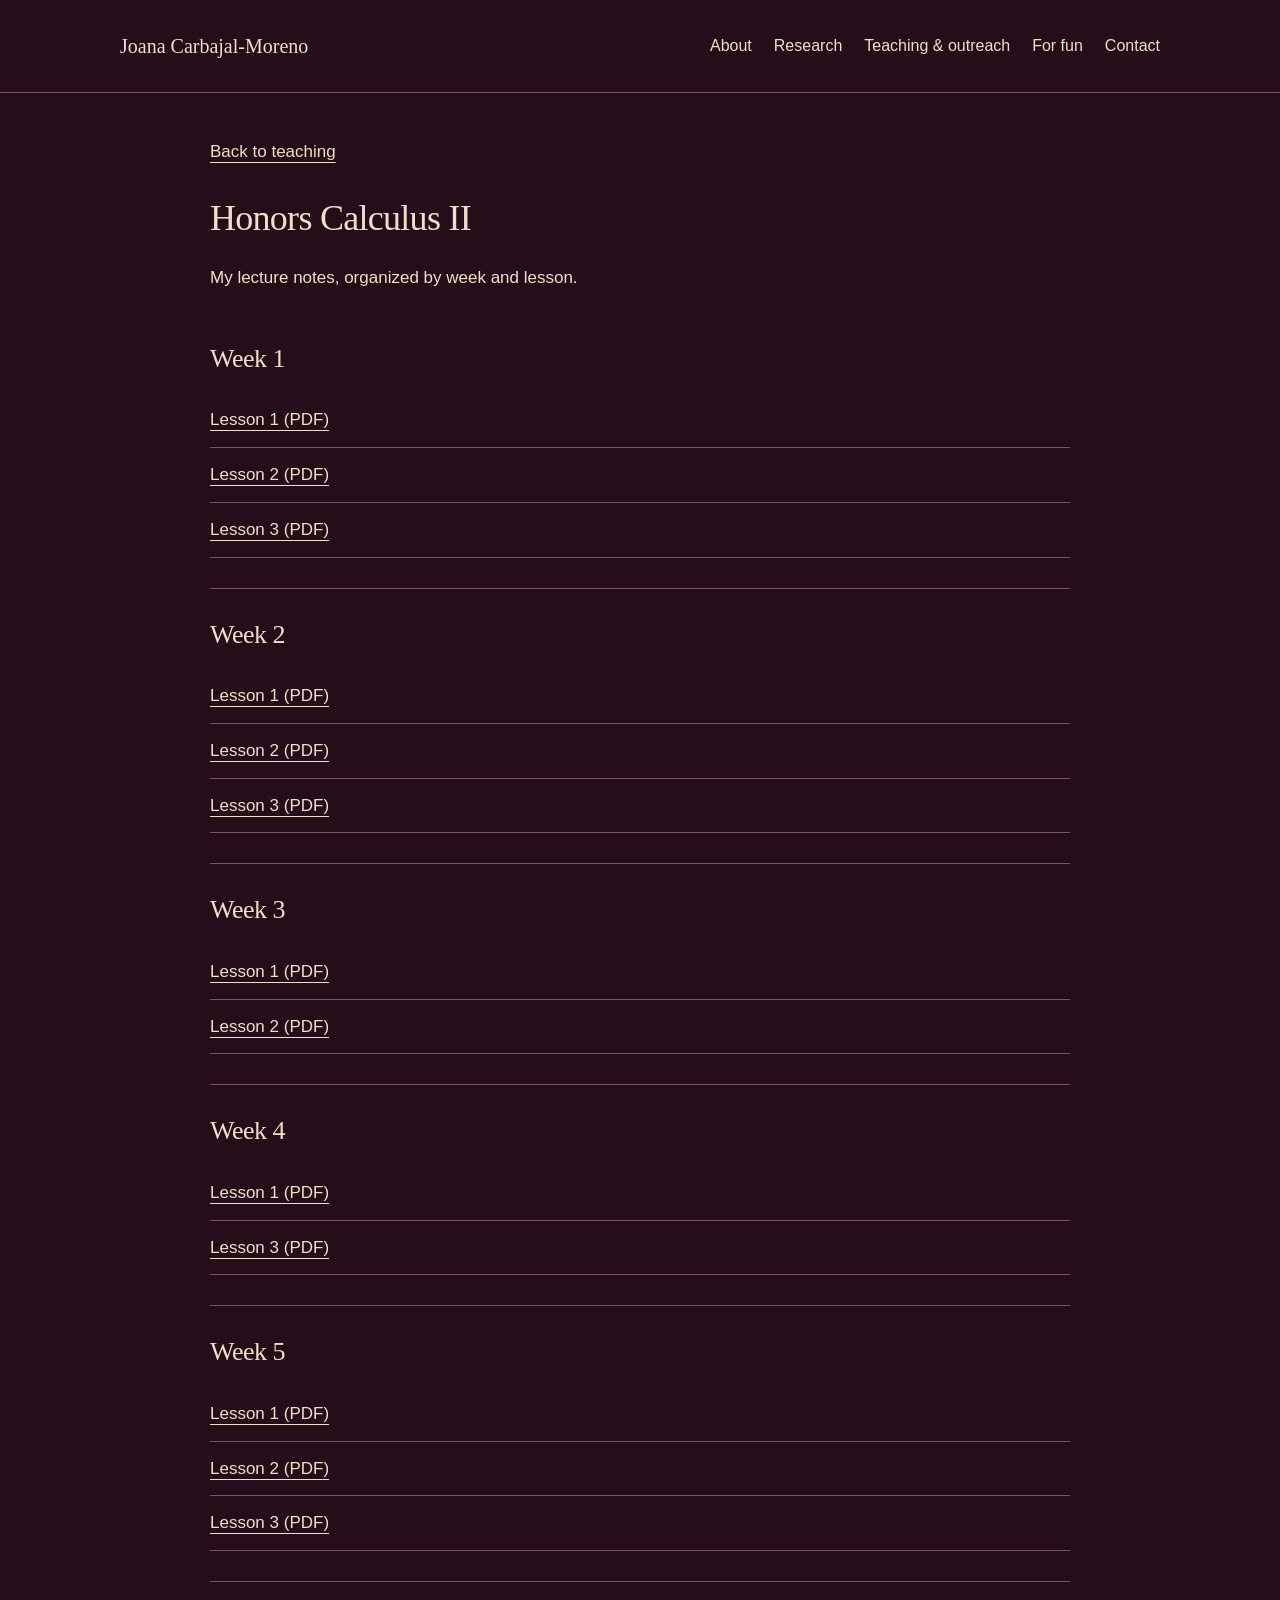
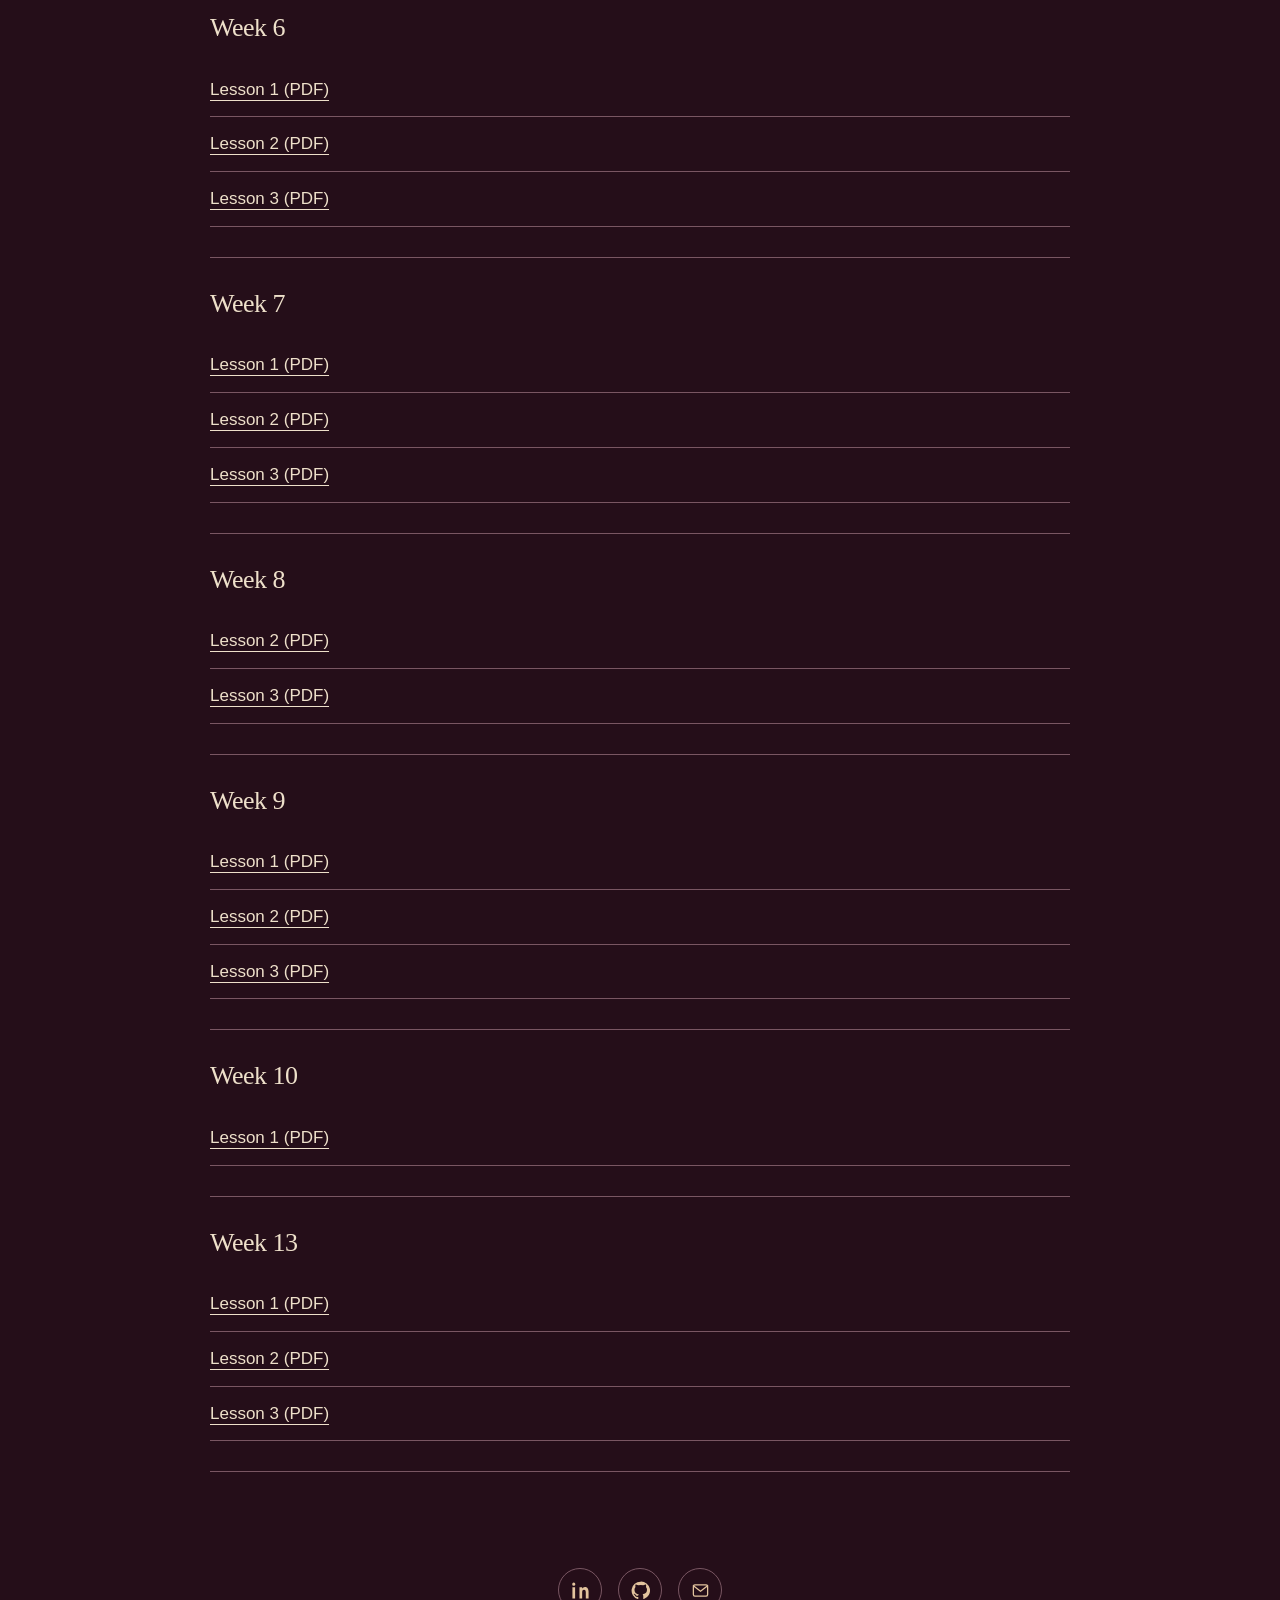
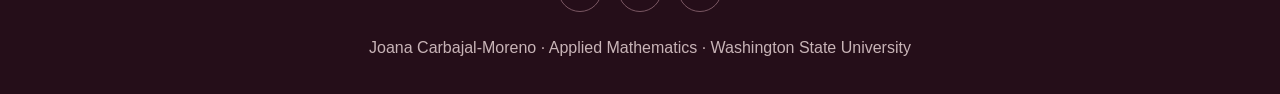
<file: honors-calculus-ii.html>
<!doctype html><html lang="en"><head><meta charset="utf-8"><meta name="viewport" content="width=device-width,initial-scale=1"><title>Honors Calculus II | Joana Carbajal-Moreno</title><link rel="stylesheet" href="style.css"></head><body><a class="skip" href="#main">Skip to content</a><header>
<nav aria-label="Main navigation" class="wrap"><a class="brand" href="index.html">Joana Carbajal-Moreno</a>
<div class="links"><a href="index.html#about">About</a><a href="index.html#research">Research</a><a href="index.html#teaching">Teaching &amp;
                    outreach</a><a href="index.html#fun">For fun</a><a href="index.html#contact">Contact</a></div>
</nav>
</header><main id="main" class="course-page"><div class="wrap"><a class="back-link" href="index.html#teaching">Back to teaching</a><h1>Honors Calculus II</h1><p>My lecture notes, organized by week and lesson.</p><section><h2>Week 1</h2><ul class="notes-list"><li><a href="notes/honors-calculus-ii/week-1-lesson-1.pdf" target="_blank" rel="noopener">Lesson 1 (PDF)</a></li><li><a href="notes/honors-calculus-ii/week-1-lesson-2.pdf" target="_blank" rel="noopener">Lesson 2 (PDF)</a></li><li><a href="notes/honors-calculus-ii/week-1-lesson-3.pdf" target="_blank" rel="noopener">Lesson 3 (PDF)</a></li></ul></section><section><h2>Week 2</h2><ul class="notes-list"><li><a href="notes/honors-calculus-ii/week-2-lesson-1.pdf" target="_blank" rel="noopener">Lesson 1 (PDF)</a></li><li><a href="notes/honors-calculus-ii/week-2-lesson-2.pdf" target="_blank" rel="noopener">Lesson 2 (PDF)</a></li><li><a href="notes/honors-calculus-ii/week-2-lesson-3.pdf" target="_blank" rel="noopener">Lesson 3 (PDF)</a></li></ul></section><section><h2>Week 3</h2><ul class="notes-list"><li><a href="notes/honors-calculus-ii/week-3-lesson-1.pdf" target="_blank" rel="noopener">Lesson 1 (PDF)</a></li><li><a href="notes/honors-calculus-ii/week-3-lesson-2.pdf" target="_blank" rel="noopener">Lesson 2 (PDF)</a></li></ul></section><section><h2>Week 4</h2><ul class="notes-list"><li><a href="notes/honors-calculus-ii/week-4-lesson-1.pdf" target="_blank" rel="noopener">Lesson 1 (PDF)</a></li><li><a href="notes/honors-calculus-ii/week-4-lesson-3.pdf" target="_blank" rel="noopener">Lesson 3 (PDF)</a></li></ul></section><section><h2>Week 5</h2><ul class="notes-list"><li><a href="notes/honors-calculus-ii/week-5-lesson-1.pdf" target="_blank" rel="noopener">Lesson 1 (PDF)</a></li><li><a href="notes/honors-calculus-ii/week-5-lesson-2.pdf" target="_blank" rel="noopener">Lesson 2 (PDF)</a></li><li><a href="notes/honors-calculus-ii/week-5-lesson-3.pdf" target="_blank" rel="noopener">Lesson 3 (PDF)</a></li></ul></section><section><h2>Week 6</h2><ul class="notes-list"><li><a href="notes/honors-calculus-ii/week-6-lesson-1.pdf" target="_blank" rel="noopener">Lesson 1 (PDF)</a></li><li><a href="notes/honors-calculus-ii/week-6-lesson-2.pdf" target="_blank" rel="noopener">Lesson 2 (PDF)</a></li><li><a href="notes/honors-calculus-ii/week-6-lesson-3.pdf" target="_blank" rel="noopener">Lesson 3 (PDF)</a></li></ul></section><section><h2>Week 7</h2><ul class="notes-list"><li><a href="notes/honors-calculus-ii/week-7-lesson-1.pdf" target="_blank" rel="noopener">Lesson 1 (PDF)</a></li><li><a href="notes/honors-calculus-ii/week-7-lesson-2.pdf" target="_blank" rel="noopener">Lesson 2 (PDF)</a></li><li><a href="notes/honors-calculus-ii/week-7-lesson-3.pdf" target="_blank" rel="noopener">Lesson 3 (PDF)</a></li></ul></section><section><h2>Week 8</h2><ul class="notes-list"><li><a href="notes/honors-calculus-ii/week-8-lesson-2.pdf" target="_blank" rel="noopener">Lesson 2 (PDF)</a></li><li><a href="notes/honors-calculus-ii/week-8-lesson-3.pdf" target="_blank" rel="noopener">Lesson 3 (PDF)</a></li></ul></section><section><h2>Week 9</h2><ul class="notes-list"><li><a href="notes/honors-calculus-ii/week-9-lesson-1.pdf" target="_blank" rel="noopener">Lesson 1 (PDF)</a></li><li><a href="notes/honors-calculus-ii/week-9-lesson-2.pdf" target="_blank" rel="noopener">Lesson 2 (PDF)</a></li><li><a href="notes/honors-calculus-ii/week-9-lesson-3.pdf" target="_blank" rel="noopener">Lesson 3 (PDF)</a></li></ul></section><section><h2>Week 10</h2><ul class="notes-list"><li><a href="notes/honors-calculus-ii/week-10-lesson-1.pdf" target="_blank" rel="noopener">Lesson 1 (PDF)</a></li></ul></section><section><h2>Week 13</h2><ul class="notes-list"><li><a href="notes/honors-calculus-ii/week-13-lesson-1.pdf" target="_blank" rel="noopener">Lesson 1 (PDF)</a></li><li><a href="notes/honors-calculus-ii/week-13-lesson-2.pdf" target="_blank" rel="noopener">Lesson 2 (PDF)</a></li><li><a href="notes/honors-calculus-ii/week-13-lesson-3.pdf" target="_blank" rel="noopener">Lesson 3 (PDF)</a></li></ul></section></div></main><footer class="wrap">
<nav aria-label="Social profiles and email" class="social-links">
<a aria-label="LinkedIn profile" class="social-circle" href="https://www.linkedin.com/in/joana-carbajal-moreno-a266551bb" rel="noopener noreferrer" target="_blank" title="LinkedIn">
<svg aria-hidden="true" fill="currentColor" viewbox="0 0 24 24"><path d="M5.2 7.8H1.8V22h3.4V7.8ZM3.5 2a2 2 0 1 0 0 4 2 2 0 0 0 0-4ZM22.2 13.3c0-4.3-2.3-5.8-4.5-5.8a4.1 4.1 0 0 0-3.6 1.9V7.8h-3.4V22h3.4v-7.4c0-2 .4-3.5 2.3-3.5 1.9 0 2.3 1.5 2.3 3.6V22h3.5v-8.7Z"></path></svg>
</a>
<a aria-label="GitHub profile" class="social-circle" href="https://github.com/jocamoreno" rel="noopener noreferrer" target="_blank" title="GitHub">
<svg aria-hidden="true" fill="currentColor" viewbox="0 0 24 24"><path d="M12 .8a11.3 11.3 0 0 0-3.6 22c.6.1.8-.2.8-.5v-2.2c-3.3.7-4-1.4-4-1.4-.5-1.4-1.3-1.8-1.3-1.8-1.1-.7.1-.7.1-.7 1.2.1 1.8 1.2 1.8 1.2 1 1.7 2.6 1.2 3.3.9.1-.8.4-1.3.8-1.6-2.7-.3-5.5-1.4-5.5-6a4.7 4.7 0 0 1 1.3-3.2 4.3 4.3 0 0 1 .1-3.2s1-.3 3.4 1.2a11.8 11.8 0 0 1 6.2 0c2.3-1.5 3.4-1.2 3.4-1.2a4.3 4.3 0 0 1 .1 3.2 4.7 4.7 0 0 1 1.3 3.3c0 4.6-2.8 5.6-5.5 5.9.4.4.8 1.1.8 2.2v3.4c0 .3.2.7.8.5A11.3 11.3 0 0 0 12 .8Z"></path></svg>
</a>
<a aria-label="Email Joana" class="social-circle" href="mailto:carbajalmorenojoana@gmail.com" title="carbajalmorenojoana@gmail.com">
<svg aria-hidden="true" fill="none" stroke="currentColor" stroke-linecap="round" stroke-linejoin="round" stroke-width="1.6" viewbox="0 0 24 24"><rect height="14" rx="2" width="18" x="3" y="5"></rect><path d="m3 6 9 7 9-7"></path></svg>
</a>
</nav>
<p>Joana Carbajal-Moreno · Applied Mathematics · Washington State University</p>
</footer></body></html>
</file>
<file: style.css>
:root{--night:#250e19;--cream:#eee0ca;--rose:#d5b0b0;--muted:#c8b4b7;--line:#795662;--ink:#482433;--accent:#e3c49e}*{box-sizing:border-box}html{scroll-behavior:smooth;scroll-padding-top:100px}body{margin:0;background:var(--night);color:var(--cream);font:17px/1.75 'Trebuchet MS',Arial,sans-serif}a{color:inherit;text-underline-offset:5px}a:hover{color:var(--accent)}a:focus-visible{outline:2px solid currentColor;outline-offset:5px}.wrap{width:min(1040px,88%);margin-inline:auto}header{border-bottom:1px solid var(--line);background:var(--night)}nav{display:flex;justify-content:space-between;align-items:center;gap:24px;min-height:92px}.brand{font:20px/1.4 Georgia,serif;text-decoration:none}.links{display:flex;flex-wrap:wrap;gap:12px 22px}.links a{font-size:16px;text-decoration:none}.links a:hover{text-decoration:underline}h1,h2,h3,h4{font-family:Georgia,'Times New Roman',serif;font-weight:400;font-style:normal;color:inherit;letter-spacing:-.02em}h1{font-size:clamp(32px,4vw,46px);line-height:1.18;margin:0 0 24px}h2{font-size:32px;line-height:1.25;margin:0 0 28px}h3{font-size:25px;line-height:1.3;margin:0 0 16px}h4{font-size:21px;margin:26px 0 10px}p{margin:0 0 20px}.hero{position:relative;isolation:isolate;border-bottom:1px solid var(--line)}.hero::before{content:'';position:absolute;inset:0 0 0 38%;z-index:-1;background:linear-gradient(90deg,#250e19,#250e1955),url('assets/floral.jpg') center/cover;opacity:.65}.hero-inner{display:grid;grid-template-columns:minmax(0,1fr) 250px;align-items:center;gap:50px;min-height:480px;padding:70px 0}.hero p{font-size:18px}.art{justify-self:end}.portrait{display:block;width:240px;height:305px;object-fit:cover;object-position:center 28%;border:0;border-radius:0}.button{display:inline-block;padding-bottom:3px;text-decoration:none;border-bottom:1px solid var(--accent)}section{padding:68px 0;border-bottom:1px solid var(--line)}.section-grid{max-width:860px}.intro,.fun-intro{font:inherit}.skills,.interests{display:flex;flex-wrap:wrap;gap:8px 24px;margin-top:26px}.skills span,.interests span{font:inherit;padding:0;border:0;transform:none}.skills{border-top:1px solid #ac8e88;padding-top:18px}#about,#fun{background:var(--cream);color:var(--ink)}#about a:hover,#fun a:hover{color:#783d54}#research>.wrap{max-width:860px}.project{padding:26px 0;border-bottom:1px solid var(--line)}.project:last-child{border:0;padding-bottom:0}.note,.muted{font-size:16px;color:var(--muted)}.project .note{margin-bottom:0}.experience{padding:28px 0;border-bottom:1px solid var(--line)}.experience:first-child{padding-top:0}.experience:last-child{border:0;padding-bottom:0}.course-list,.notes-list{list-style:none;padding:0;margin:0}.course-list li,.notes-list li{padding:12px 0;border-bottom:1px solid var(--line)}.course-list a{color:var(--accent)}.fun-content{display:grid;grid-template-columns:minmax(0,1fr) minmax(0,.85fr);gap:40px;align-items:start}.dogs-photo{margin:0}.dogs-photo img{display:block;width:100%;height:auto;border-radius:0}.dogs-photo figcaption{font-size:16px;margin-top:10px}#contact .wrap{max-width:860px}footer{padding:32px 0;color:var(--muted);font-size:16px;text-align:center}footer p{margin:0}.social-links{justify-content:center;min-height:0;gap:16px;margin-bottom:22px}.social-circle{display:inline-flex;width:44px;height:44px;border:1px solid var(--line);border-radius:50%;align-items:center;justify-content:center;color:var(--accent)}.social-circle svg{width:19px;height:19px}.social-circle:hover{background:var(--cream);color:var(--night)}.skip{position:absolute;left:-10000px}.skip:focus{position:fixed;left:12px;top:12px;padding:10px;background:var(--night);z-index:50}.course-page{padding:44px 0 64px;min-height:75vh}.course-page .wrap{max-width:860px}.back-link{display:inline-block;margin-bottom:30px}.course-page h1{font-size:36px}.course-page section{padding:30px 0}.course-page h2{font-size:26px;margin-bottom:18px}.video-player{aspect-ratio:16/9;background:#160d13;margin:20px 0}.video-player iframe{width:100%;height:100%;border:0}.notes-list a{display:block}.notes-list small{font-size:16px;color:var(--muted)}@media(max-width:760px){nav{align-items:flex-start;flex-direction:column;padding:22px 0;gap:16px}.links{gap:8px 18px}.hero-inner{grid-template-columns:1fr 190px;gap:24px;min-height:400px}.portrait{width:190px;height:250px}.fun-content{grid-template-columns:1fr}.dogs-photo{max-width:360px}section{padding:48px 0}}@media(max-width:520px){.hero-inner{grid-template-columns:1fr;padding:44px 0;gap:30px}.art{justify-self:start}.hero::before{inset:0;opacity:.35}h1{font-size:34px}h2{font-size:29px}.course-page h1{font-size:32px}.wrap{width:88%}}@media(prefers-reduced-motion:reduce){html{scroll-behavior:auto}}
</file>
